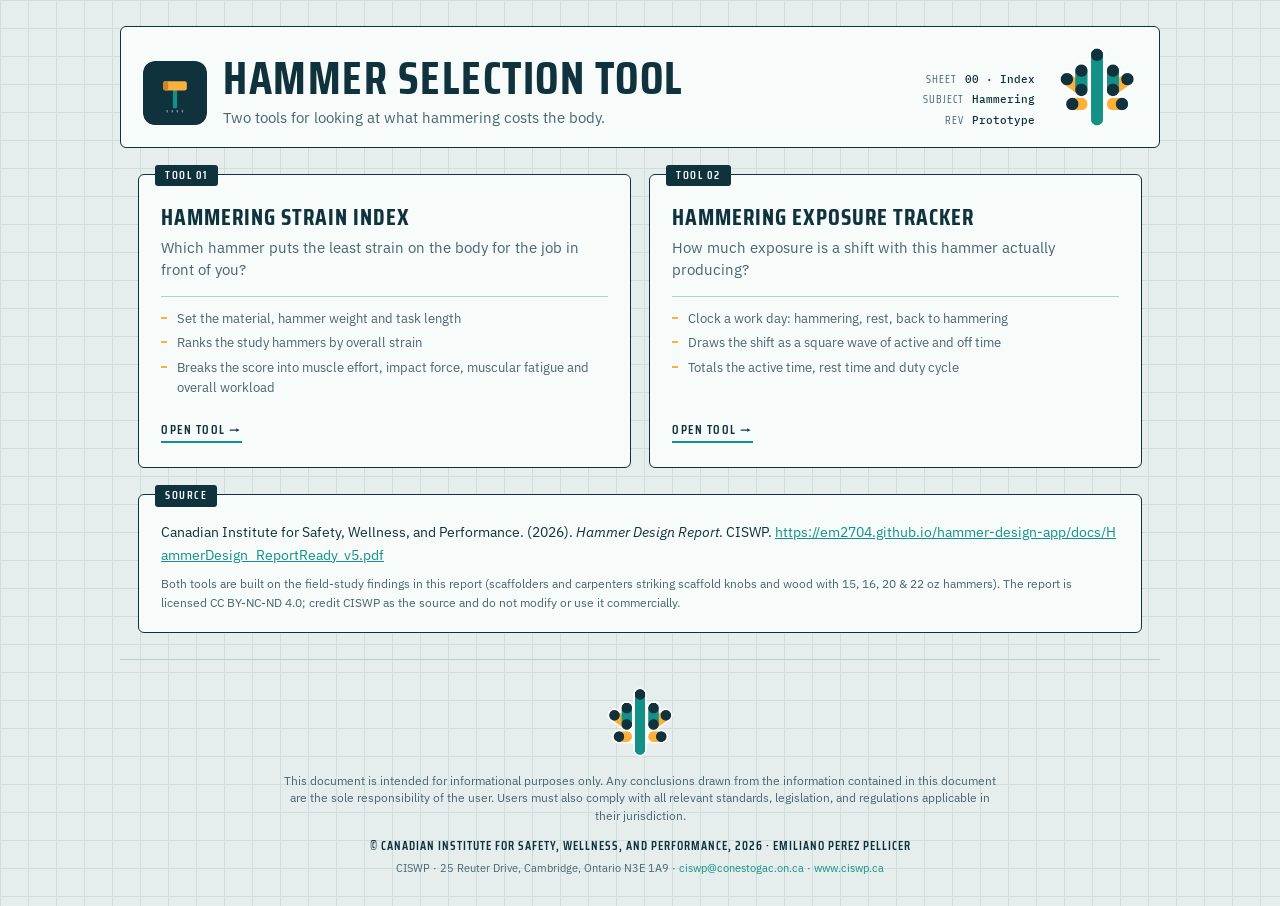
<file: index.html>
<!DOCTYPE html>
<html lang="en">
<head>
  <meta charset="UTF-8" />
  <meta name="viewport" content="width=device-width, initial-scale=1.0" />
  <title>Hammering Assessment Tools</title>
  <link rel="manifest" href="manifest.json" />
  <meta name="theme-color" content="#10323d" />
  <meta name="mobile-web-app-capable" content="yes" />
  <link rel="icon" href="icons/logo-hammer.svg" type="image/svg+xml" />
  <link rel="apple-touch-icon" href="icons/icon-192.png" />
  <link rel="preconnect" href="https://fonts.googleapis.com" />
  <link rel="preconnect" href="https://fonts.gstatic.com" crossorigin />
  <link href="https://fonts.googleapis.com/css2?family=IBM+Plex+Mono:wght@400;500;600&family=IBM+Plex+Sans:wght@400;500;600&family=Saira+Condensed:wght@500;600;700&display=swap" rel="stylesheet" />
  <link rel="stylesheet" href="styles.css" />
</head>
<body>
  <!-- Suite index. Each tool is its own page; there is no router by design —
    these are plain static files served straight from the repo root. -->

  <header class="titleblock">
    <div class="tb-main tb-brand">
      <img class="brandmark" src="icons/logo-hammer.svg" alt="" width="64" height="64" />
      <div>
        <h1>Hammer Selection Tool</h1>
        <p class="tagline">Two tools for looking at what hammering costs the body.</p>
      </div>
    </div>
    <div class="tb-side">
      <dl class="tb-meta">
        <div><dt>Sheet</dt><dd>00 · Index</dd></div>
        <div><dt>Subject</dt><dd>Hammering</dd></div>
        <div><dt>Rev</dt><dd>Prototype</dd></div>
      </dl>
      <img class="tb-logo" src="icons/ciswp-mark.png" alt="Canadian Institute for Safety, Wellness, and Performance" />
    </div>
  </header>

  <main class="tool-grid">
    <a class="panel tool-card" href="recommend.html">
      <span class="panel-tag">Tool 01</span>
      <h2 class="tool-name">Hammering Strain Index</h2>
      <p class="tool-desc">
        Which hammer puts the least strain on the body for the job in front of you?
      </p>
      <ul class="tool-points">
        <li>Set the material, hammer weight and task length</li>
        <li>Ranks the study hammers by overall strain</li>
        <li>Breaks the score into muscle effort, impact force, muscular fatigue and overall workload</li>
      </ul>
      <span class="tool-go">Open tool</span>
    </a>

    <a class="panel tool-card" href="exposure.html">
      <span class="panel-tag">Tool 02</span>
      <h2 class="tool-name">Hammering Exposure Tracker</h2>
      <p class="tool-desc">
        How much exposure is a shift with this hammer actually producing?
      </p>
      <ul class="tool-points">
        <li>Clock a work day: hammering, rest, back to hammering</li>
        <li>Draws the shift as a square wave of active and off time</li>
        <li>Totals the active time, rest time and duty cycle</li>
      </ul>
      <span class="tool-go">Open tool</span>
    </a>
  </main>

  <section class="report-cite" aria-label="Source report">
    <div class="panel">
      <span class="panel-tag">Source</span>
      <p class="cite-text">
        Canadian Institute for Safety, Wellness, and Performance. (2026). <i>Hammer Design Report</i>.
        CISWP. <a href="docs/HammerDesign_ReportReady_v5.pdf" rel="noopener">https://em2704.github.io/hammer-design-app/docs/HammerDesign_ReportReady_v5.pdf</a>
      </p>
      <p class="cite-note">
        Both tools are built on the field-study findings in this report (scaffolders and carpenters striking
        scaffold knobs and wood with 15, 16, 20 &amp; 22 oz hammers). The report is licensed
        CC BY-NC-ND 4.0; credit CISWP as the source and do not modify or use it commercially.
      </p>
    </div>
  </section>

  <footer class="app-footer">
    <img class="ciswp-mark" src="icons/ciswp-mark.png" alt="CISWP" />
    <p class="foot-disclaimer">
      This document is intended for informational purposes only. Any conclusions drawn from the information
      contained in this document are the sole responsibility of the user. Users must also comply with all
      relevant standards, legislation, and regulations applicable in their jurisdiction.
    </p>
    <p class="foot-copy">© Canadian Institute for Safety, Wellness, and Performance, 2026 · Emiliano Perez Pellicer</p>
    <address class="foot-contact">
      CISWP · 25 Reuter Drive, Cambridge, Ontario N3E 1A9 ·
      <a href="mailto:ciswp@conestogac.on.ca">ciswp@conestogac.on.ca</a> ·
      <a href="https://www.ciswp.ca" rel="noopener">www.ciswp.ca</a>
    </address>
  </footer>

  <script>
    // Register the service worker so the app works offline and is installable.
    if ("serviceWorker" in navigator) {
      window.addEventListener("load", () => {
        navigator.serviceWorker.register("sw.js").catch((err) =>
          console.warn("Service worker registration failed:", err)
        );
      });
    }
  </script>
</body>
</html>
</file>
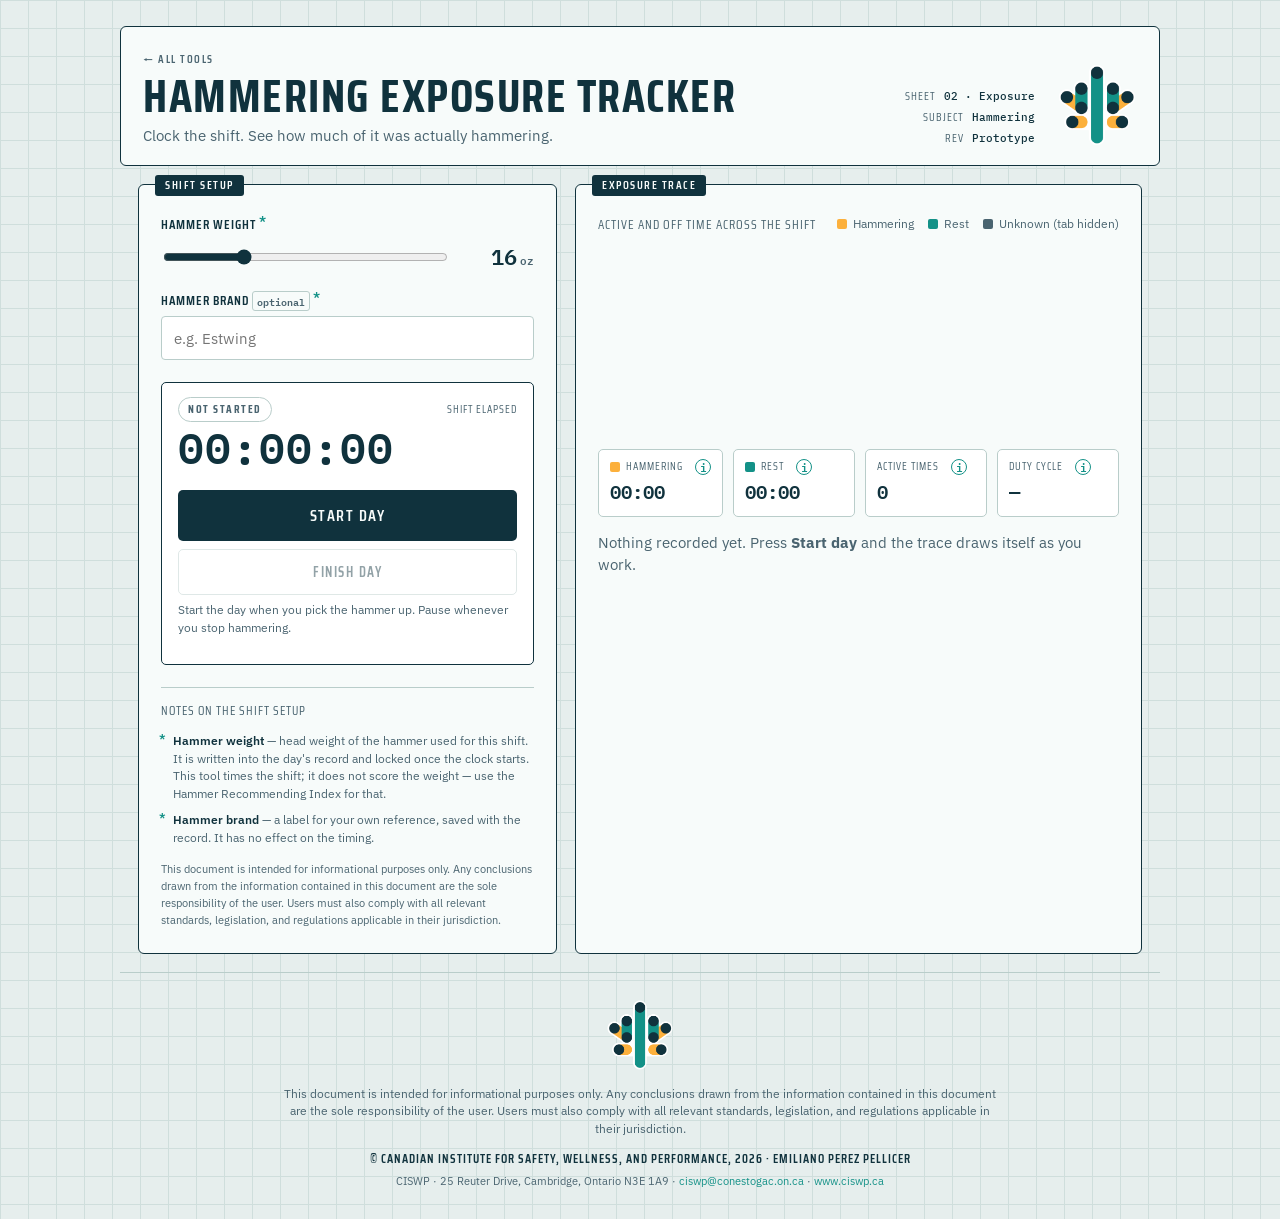
<file: exposure.html>
<!DOCTYPE html>
<html lang="en">
<head>
  <meta charset="UTF-8" />
  <meta name="viewport" content="width=device-width, initial-scale=1.0" />
  <title>Hammering Exposure Tracker — active vs rest over a shift</title>
  <link rel="manifest" href="manifest.json" />
  <meta name="theme-color" content="#10323d" />
  <meta name="mobile-web-app-capable" content="yes" />
  <link rel="icon" href="icons/logo-hammer.svg" type="image/svg+xml" />
  <link rel="apple-touch-icon" href="icons/icon-192.png" />
  <link rel="preconnect" href="https://fonts.googleapis.com" />
  <link rel="preconnect" href="https://fonts.gstatic.com" crossorigin />
  <link href="https://fonts.googleapis.com/css2?family=IBM+Plex+Mono:wght@400;500;600&family=IBM+Plex+Sans:wght@400;500;600&family=Saira+Condensed:wght@500;600;700&display=swap" rel="stylesheet" />
  <link rel="stylesheet" href="styles.css" />
</head>
<body>
  <!-- Visual/interaction pass only. Nothing here is persisted server-side yet:
       "Finish day" renders the record it WOULD submit, and the write to
       hammering_risk_exposure comes with the backend work. -->

  <header class="titleblock">
    <div class="tb-main">
      <a class="backlink" href="index.html">&larr; All tools</a>
      <h1>Hammering Exposure Tracker</h1>
      <p class="tagline">Clock the shift. See how much of it was actually hammering.</p>
    </div>
    <div class="tb-side">
      <dl class="tb-meta">
        <div><dt>Sheet</dt><dd>02 · Exposure</dd></div>
        <div><dt>Subject</dt><dd>Hammering</dd></div>
        <div><dt>Rev</dt><dd>Prototype</dd></div>
      </dl>
      <img class="tb-logo" src="icons/ciswp-mark.png" alt="Canadian Institute for Safety, Wellness, and Performance" />
    </div>
  </header>

  <main class="layout">
    <!-- ---------- SHIFT SETUP + CONTROLS ---------- -->
    <section class="panel" aria-label="Shift setup">
      <span class="panel-tag">Shift setup</span>

      <label class="field" for="expWeight">
        <span class="field-label">Hammer weight<a id="ref-expWeight" class="fn-ref" href="#fn-expWeight" aria-label="Note: Hammer weight">*</a></span>
        <div class="duration-row">
          <input id="expWeight" type="range" min="10" max="32" step="1" value="16" />
          <output id="expWeightOut" class="readout">16<span class="unit">oz</span></output>
        </div>
      </label>

      <label class="field" for="expBrand">
        <span class="field-label">Hammer brand <span class="optional">optional</span><a id="ref-expBrand" class="fn-ref" href="#fn-expBrand" aria-label="Note: Hammer brand">*</a></span>
        <input id="expBrand" type="text" placeholder="e.g. Estwing" />
      </label>

      <div class="exp-console">
        <div class="exp-console-top">
          <span id="expState" class="exp-state" data-state="idle">Not started</span>
          <span class="exp-clock-label">Shift elapsed</span>
        </div>
        <output id="expClock" class="exp-clock" aria-live="off">00:00:00</output>

        <button id="shiftBtn" class="primary-btn" type="button">Start day</button>
        <button id="finishBtn" class="ghost-btn" type="button" disabled>Finish day</button>
        <p id="expHint" class="hint">
          Start the day when you pick the hammer up. Pause whenever you stop hammering.
        </p>
      </div>

      <div id="expGapPrompt" class="exp-gap-prompt hidden" role="alert">
        <p class="exp-gap-text">
          The tracker couldn't see this tab for <b id="expGapDuration">00:00</b> —
          what was happening?
        </p>
        <div class="exp-gap-actions">
          <button id="expGapActive" class="ghost-btn" type="button">Count as hammering</button>
          <button id="expGapRest" class="ghost-btn" type="button">Count as rest</button>
          <button id="expGapDiscard" class="ghost-btn" type="button">Discard this time</button>
        </div>
      </div>

      <aside class="footnotes" aria-labelledby="fnHead">
        <p id="fnHead" class="fn-head">Notes on the shift setup</p>
        <ol class="fn-list">
          <li id="fn-expWeight">
            <a class="fn-ref" href="#ref-expWeight" aria-label="Back to Hammer weight">*</a>
            <b>Hammer weight</b> — head weight of the hammer used for this shift. It is written into the day's
            record and locked once the clock starts. This tool times the shift; it does not score the weight —
            use the Hammer Recommending Index for that.
          </li>
          <li id="fn-expBrand">
            <a class="fn-ref" href="#ref-expBrand" aria-label="Back to Hammer brand">*</a>
            <b>Hammer brand</b> — a label for your own reference, saved with the record. It has no effect on the timing.
          </li>
        </ol>
        <p class="fn-disclaimer">
          This document is intended for informational purposes only. Any conclusions drawn from the information
          contained in this document are the sole responsibility of the user. Users must also comply with all
          relevant standards, legislation, and regulations applicable in their jurisdiction.
        </p>
      </aside>
    </section>

    <!-- ---------- EXPOSURE TRACE ---------- -->
    <section class="panel report" aria-label="Exposure trace">
      <span class="panel-tag">Exposure trace</span>

      <div class="chart-head">
        <p class="chart-title" id="chartTitle">Active and off time across the shift</p>
        <ul class="legend">
          <li><i class="swatch swatch-active" aria-hidden="true"></i>Hammering</li>
          <li><i class="swatch swatch-rest" aria-hidden="true"></i>Rest</li>
          <li><i class="swatch swatch-unknown" aria-hidden="true"></i>Unknown (tab hidden)</li>
        </ul>
      </div>
      <p id="chartViewHint" class="chart-view-hint hidden" role="status"></p>

      <div class="chart-wrap" id="chartWrap">
        <svg id="wave" class="wave" viewBox="0 0 720 264" role="img"
             aria-label="Square wave of hammering and rest across the shift"></svg>
        <div id="waveTip" class="chart-tip hidden" role="status"></div>
      </div>

        <div id="expStats" class="exp-stats" aria-live="polite">
          <div class="stat-tile">
            <span class="stat-key"><i class="swatch swatch-active" aria-hidden="true"></i>Hammering
              <span class="info-wrap"><button type="button" class="info" aria-label="How Hammering is calculated" aria-describedby="tipActive">i</button><span id="tipActive" class="info-tip" role="tooltip">Total time the hammer was in use: the sum of every hammering segment, from each press of Start / Resume to the next Pause or Finish. Timing only — no exposure score is applied.</span></span>
            </span>
            <span id="statActive" class="stat-val">00:00</span>
          </div>
          <div class="stat-tile">
            <span class="stat-key"><i class="swatch swatch-rest" aria-hidden="true"></i>Rest
              <span class="info-wrap"><button type="button" class="info" aria-label="How Rest is calculated" aria-describedby="tipRest">i</button><span id="tipRest" class="info-tip" role="tooltip">Total time the hammer was down: the sum of every rest segment, from each Pause to the next Resume or Finish.</span></span>
            </span>
            <span id="statRest" class="stat-val">00:00</span>
          </div>
          <div class="stat-tile">
            <span class="stat-key">Active Times
              <span class="info-wrap tip-right"><button type="button" class="info" aria-label="How Active Times is calculated" aria-describedby="tipActiveTimes">i</button><span id="tipActiveTimes" class="info-tip" role="tooltip">Number of separate hammering segments in the shift. Every Start or Resume opens a new active stretch; the longest one is reported in the shift summary.</span></span>
            </span>
            <span id="statBouts" class="stat-val">0</span>
          </div>
          <div class="stat-tile">
            <span class="stat-key">Duty cycle
              <span class="info-wrap tip-right"><button type="button" class="info" aria-label="How Duty cycle is calculated" aria-describedby="tipDuty">i</button><span id="tipDuty" class="info-tip" role="tooltip">Share of the shift spent hammering: hammering time ÷ (hammering + rest), as a percentage. 100% means no rest was recorded. It describes the work pattern only; no risk threshold is applied.</span></span>
            </span>
            <span id="statDuty" class="stat-val">—</span>
          </div>
        </div>

      <p id="waveEmpty" class="results-intro">
        Nothing recorded yet. Press <b>Start day</b> and the trace draws itself as you work.
      </p>

      <div id="expSummary" class="exp-summary hidden"></div>
      <div id="expPacingIdeas" class="exp-pacing hidden"></div>
    </section>
  </main>

  <footer class="app-footer">
    <img class="ciswp-mark" src="icons/ciswp-mark.png" alt="CISWP" />
    <p class="foot-disclaimer">
      This document is intended for informational purposes only. Any conclusions drawn from the information
      contained in this document are the sole responsibility of the user. Users must also comply with all
      relevant standards, legislation, and regulations applicable in their jurisdiction.
    </p>
    <p class="foot-copy">© Canadian Institute for Safety, Wellness, and Performance, 2026 · Emiliano Perez Pellicer</p>
    <address class="foot-contact">
      CISWP · 25 Reuter Drive, Cambridge, Ontario N3E 1A9 ·
      <a href="mailto:ciswp@conestogac.on.ca">ciswp@conestogac.on.ca</a> ·
      <a href="https://www.ciswp.ca" rel="noopener">www.ciswp.ca</a>
    </address>
  </footer>

  <script src="exposure-pacing.js"></script>
  <script src="exposure.js"></script>
  <script>
    // Register the service worker so the app works offline and is installable.
    if ("serviceWorker" in navigator) {
      window.addEventListener("load", () => {
        navigator.serviceWorker.register("sw.js").catch((err) =>
          console.warn("Service worker registration failed:", err)
        );
      });
    }
  </script>
</body>
</html>
</file>
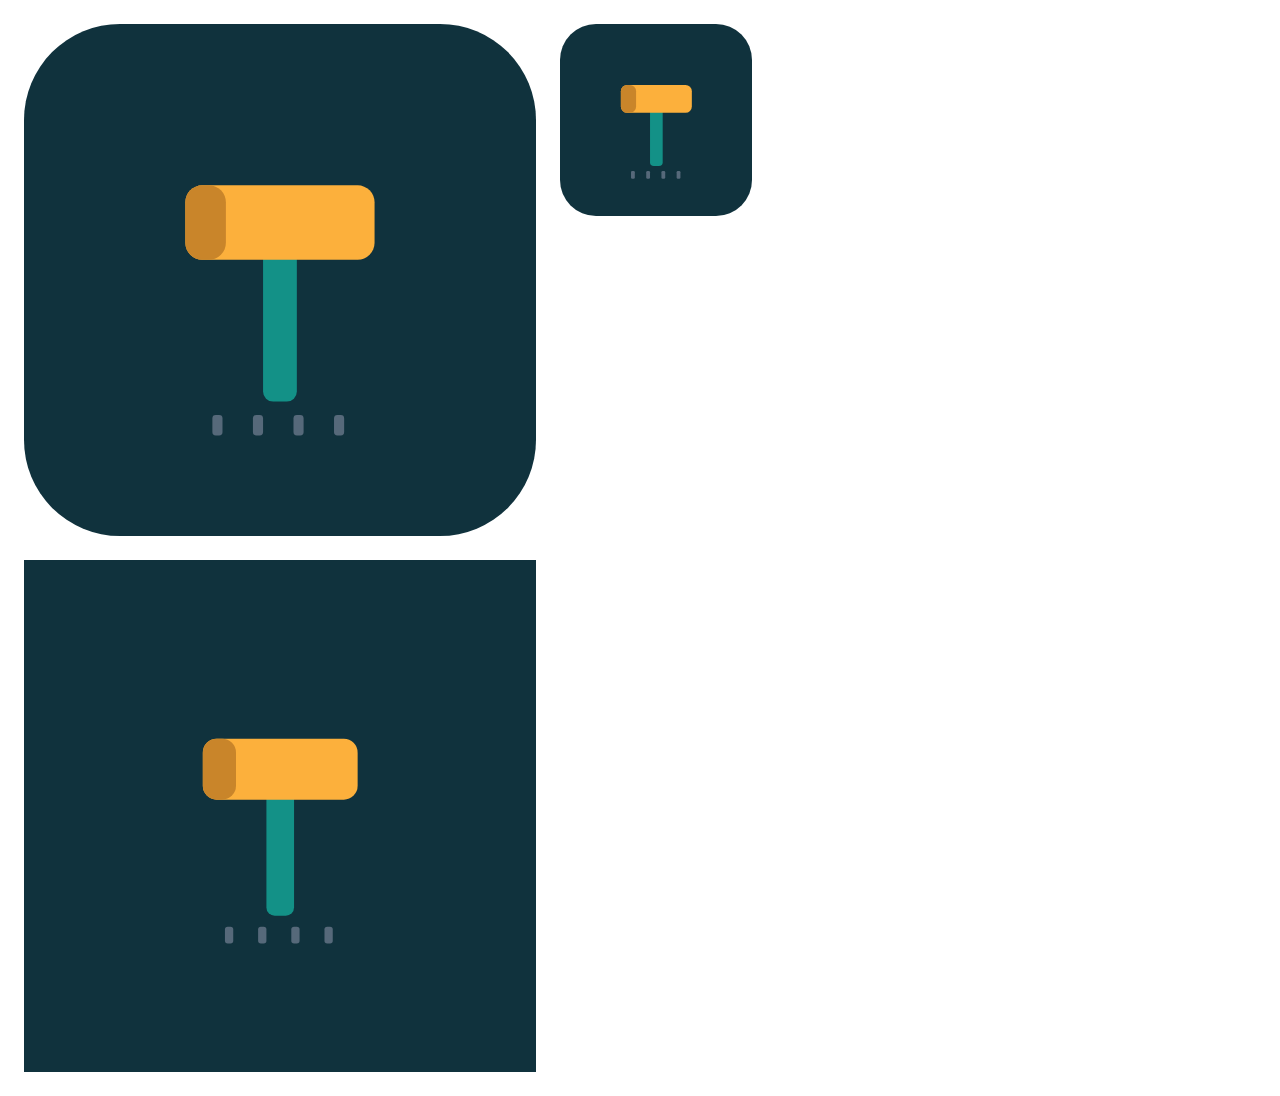
<file: icon.html>
<!DOCTYPE html>
<html lang="en">
<head>
  <meta charset="UTF-8" />
  <title>icon source</title>
  <style>
    html, body { margin: 0; background: #fff; }
    .stage { display: flex; flex-wrap: wrap; gap: 24px; padding: 24px; }
    .icon { background: #10323d; display: flex; align-items: center; justify-content: center; }
    /* normal icons: slight rounding (OS may re-mask) */
    #icon512 { width: 512px; height: 512px; border-radius: 96px; }
    #icon192 { width: 192px; height: 192px; border-radius: 36px; }
    /* maskable: full bleed, glyph kept inside the central safe zone */
    #iconMaskable { width: 512px; height: 512px; border-radius: 0; }
    #icon512 svg, #iconMaskable svg { width: 66%; height: 66%; }
    #icon192 svg { width: 66%; height: 66%; }
    #iconMaskable svg { width: 54%; height: 54%; }
  </style>
</head>
<body>
  <div class="stage">
    <div id="icon512" class="icon">__GLYPH__</div>
    <div id="icon192" class="icon">__GLYPH__</div>
    <div id="iconMaskable" class="icon">__GLYPH__</div>
  </div>

  <script>
    // One SVG glyph, injected into each sized container so they stay identical.
    const glyph = `
      <svg viewBox="0 0 100 100" xmlns="http://www.w3.org/2000/svg">
        <!-- handle -->
        <rect x="45" y="40" width="10" height="46" rx="3" fill="#139187"/>
        <!-- head -->
        <rect x="22" y="22" width="56" height="22" rx="5" fill="#fcb03c"/>
        <!-- struck face (darker end) -->
        <rect x="22" y="22" width="12" height="22" rx="5" fill="#c9852a"/>
        <!-- gauge tick baseline (spec-sheet motif) -->
        <g fill="#56697a">
          <rect x="30" y="90" width="3" height="6" rx="1"/>
          <rect x="42" y="90" width="3" height="6" rx="1"/>
          <rect x="54" y="90" width="3" height="6" rx="1"/>
          <rect x="66" y="90" width="3" height="6" rx="1"/>
        </g>
      </svg>`;
    document.querySelectorAll(".icon").forEach((el) => { el.innerHTML = glyph; });
  </script>
</body>
</html>



<!-- Add A subtask to the hammering task. 
Number of strikes for that Hammer for that subtask. 
Number of Strikes Input variable. 
Brand (Optional)

Person did this subtak for this hammer for this number of strikes. Output Variable maybe 

-->
</file>
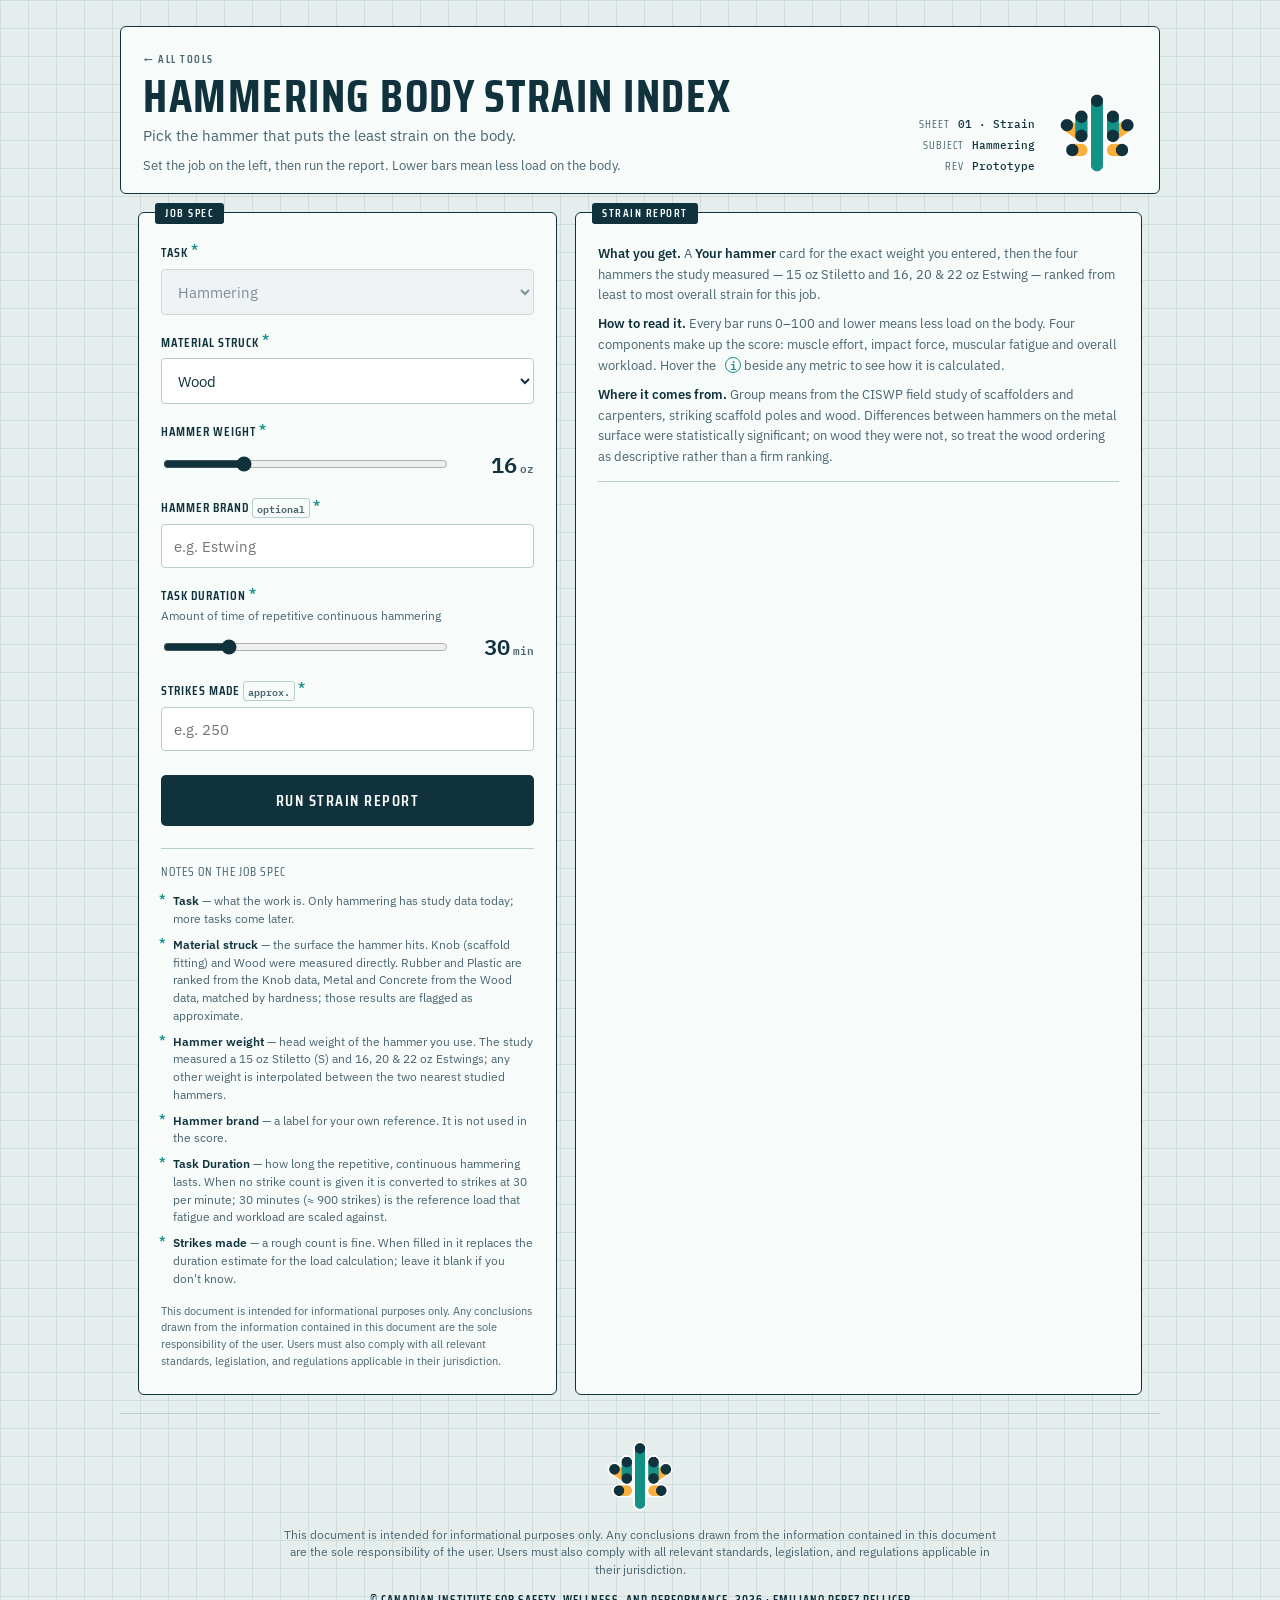
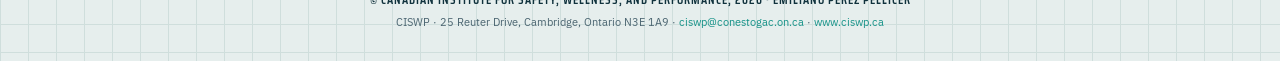
<file: recommend.html>
<!DOCTYPE html>
<html lang="en">
<head>
  <meta charset="UTF-8" />
  <meta name="viewport" content="width=device-width, initial-scale=1.0" />
  <title>Hammering Body Strain Index — bodily strain by tool</title>
  <link rel="manifest" href="manifest.json" />
  <meta name="theme-color" content="#10323d" />
  <meta name="mobile-web-app-capable" content="yes" />
  <link rel="icon" href="icons/logo-hammer.svg" type="image/svg+xml" />
  <link rel="apple-touch-icon" href="icons/icon-192.png" />
  <link rel="preconnect" href="https://fonts.googleapis.com" />
  <link rel="preconnect" href="https://fonts.gstatic.com" crossorigin />
  <link href="https://fonts.googleapis.com/css2?family=IBM+Plex+Mono:wght@400;500;600&family=IBM+Plex+Sans:wght@400;500;600&family=Saira+Condensed:wght@500;600;700&display=swap" rel="stylesheet" />
  <link rel="stylesheet" href="styles.css" />
</head>
<body>
  <!-- Rankings come from the Phase-3 engine on REAL Phase-6C study means
  (engine/recommend.js + engine/profiles.v1.json). -->


  <header class="titleblock">
    <div class="tb-main">
      <a class="backlink" href="index.html">&larr; All tools</a>
      <h1>Hammering Body Strain Index</h1>
      <p class="tagline">Pick the hammer that puts the least strain on the body.</p>
      <p id="resultsIntro" class="tb-note">
        Set the job on the left, then run the report. Lower bars mean less load on the body.
      </p>
    </div>
    <div class="tb-side">
      <dl class="tb-meta">
        <div><dt>Sheet</dt><dd>01 · Strain</dd></div>
        <div><dt>Subject</dt><dd>Hammering</dd></div>
        <div><dt>Rev</dt><dd>Prototype</dd></div>
      </dl>
      <img class="tb-logo" src="icons/ciswp-mark.png" alt="Canadian Institute for Safety, Wellness, and Performance" />
    </div>
  </header>

  <main class="layout">
    <!-- ---------- INPUT PANEL ---------- -->
    <section class="panel" aria-label="Job specification">
      <span class="panel-tag">Job spec</span>

      <label class="field" for="task">
        <span class="field-label">Task<a id="ref-task" class="fn-ref" href="#fn-task" aria-label="Note: Task">*</a></span>
        <select id="task" disabled>
          <option value="hammering" selected>Hammering</option>
        </select>
      </label>

      <label class="field" for="material">
        <span class="field-label">Material struck<a id="ref-material" class="fn-ref" href="#fn-material" aria-label="Note: Material struck">*</a></span>
        <select id="material">
          <option value="rubber">Rubber</option>
          <option value="plastic">Plastic</option>
          <option value="wood" selected>Wood</option>
          <option value="metal">Metal</option>
          <option value="concrete">Concrete / stone</option>
        </select>
      </label>

      <label class="field" for="weight">
        <span class="field-label">Hammer weight<a id="ref-weight" class="fn-ref" href="#fn-weight" aria-label="Note: Hammer weight">*</a></span>
        <div class="duration-row">
          <input id="weight" type="range" min="10" max="32" step="1" value="16" />
          <output id="weightOut" class="readout">16<span class="unit">oz</span></output>
        </div>
      </label>

      <label class="field" for="brand">
        <span class="field-label">Hammer brand <span class="optional">optional</span><a id="ref-brand" class="fn-ref" href="#fn-brand" aria-label="Note: Hammer brand">*</a></span>
        <input id="brand" type="text" placeholder="e.g. Estwing" />
      </label>

      <label class="field" for="duration">
        <span class="field-label">Task Duration<a id="ref-duration" class="fn-ref" href="#fn-duration" aria-label="Note: Task Duration">*</a>
          <span class="sub">Amount of time of repetitive continuous hammering</span>
        </span>
        <div class="duration-row">
          <input id="duration" type="range" min="5" max="120" step="5" value="30" />
          <output id="durationOut" class="readout">30<span class="unit">min</span></output>
        </div>
      </label>

      <label class="field" for="strikes">
        <span class="field-label">Strikes made <span class="optional">approx.</span><a id="ref-strikes" class="fn-ref" href="#fn-strikes" aria-label="Note: Strikes made">*</a></span>
        <input id="strikes" type="number" inputmode="numeric" min="0" max="9999" step="10" placeholder="e.g. 250" />
      </label>

      <button id="recommendBtn" class="primary-btn" type="button">Run strain report</button>

      <aside class="footnotes" aria-labelledby="fnHead">
        <p id="fnHead" class="fn-head">Notes on the job spec</p>
        <ol class="fn-list">
          <li id="fn-task">
            <a class="fn-ref" href="#ref-task" aria-label="Back to Task">*</a>
            <b>Task</b> — what the work is. Only hammering has study data today; more tasks come later.
          </li>
          <li id="fn-material">
            <a class="fn-ref" href="#ref-material" aria-label="Back to Material struck">*</a>
            <b>Material struck</b> — the surface the hammer hits. Knob (scaffold fitting) and Wood were
            measured directly. Rubber and Plastic are ranked from the Knob data, Metal and Concrete from the
            Wood data, matched by hardness; those results are flagged as approximate.
          </li>
          <li id="fn-weight">
            <a class="fn-ref" href="#ref-weight" aria-label="Back to Hammer weight">*</a>
            <b>Hammer weight</b> — head weight of the hammer you use. The study measured a 15 oz Stiletto (S)
            and 16, 20 &amp; 22 oz Estwings; any other weight is interpolated between the two nearest studied hammers.
          </li>
          <li id="fn-brand">
            <a class="fn-ref" href="#ref-brand" aria-label="Back to Hammer brand">*</a>
            <b>Hammer brand</b> — a label for your own reference. It is not used in the score.
          </li>
          <li id="fn-duration">
            <a class="fn-ref" href="#ref-duration" aria-label="Back to Task Duration">*</a>
            <b>Task Duration</b> — how long the repetitive, continuous hammering lasts. When no strike count is
            given it is converted to strikes at 30 per minute; 30 minutes (≈ 900 strikes) is the reference load
            that fatigue and workload are scaled against.
          </li>
          <li id="fn-strikes">
            <a class="fn-ref" href="#ref-strikes" aria-label="Back to Strikes made">*</a>
            <b>Strikes made</b> — a rough count is fine. When filled in it replaces the duration estimate for the
            load calculation; leave it blank if you don't know.
          </li>
        </ol>
        <p class="fn-disclaimer">
          This document is intended for informational purposes only. Any conclusions drawn from the information
          contained in this document are the sole responsibility of the user. Users must also comply with all
          relevant standards, legislation, and regulations applicable in their jurisdiction.
        </p>
      </aside>
    </section>

    <!-- ---------- RESULTS PANEL ---------- -->
    <section class="panel report" aria-label="Strain report">
      <span class="panel-tag">Strain report</span>
      <div id="disclaimer" class="disclaimer hidden"></div>
      <div class="report-desc">
        <p>
          <b>What you get.</b> A <b>Your hammer</b> card for the exact weight you entered, then the four hammers
          the study measured — 15 oz Stiletto and 16, 20 &amp; 22 oz Estwing — ranked from least to most
          overall strain for this job.
        </p>
        <p>
          <b>How to read it.</b> Every bar runs 0–100 and lower means less load on the body. Four components make
          up the score: muscle effort, impact force, muscular fatigue and overall workload. Hover the
          <span class="info-wrap"><button type="button" class="info" aria-label="What the i buttons do">i</button><span class="info-tip" role="tooltip">Each metric has one of these. Hover or focus it to see how the number is calculated and what it is measured from.</span></span>
          beside any metric to see how it is calculated.
        </p>
        <p>
          <b>Where it comes from.</b> Group means from the CISWP field study of scaffolders and carpenters, striking
          scaffold poles and wood. Differences between hammers on the metal surface were statistically
          significant; on wood they were not, so treat the wood ordering as descriptive rather than a firm ranking.
        </p>
      </div>
      <ol id="resultsList" class="results-list"></ol>
    </section>
  </main>

  <footer class="app-footer">
    <img class="ciswp-mark" src="icons/ciswp-mark.png" alt="CISWP" />
    <p class="foot-disclaimer">
      This document is intended for informational purposes only. Any conclusions drawn from the information
      contained in this document are the sole responsibility of the user. Users must also comply with all
      relevant standards, legislation, and regulations applicable in their jurisdiction.
    </p>
    <p class="foot-copy">© Canadian Institute for Safety, Wellness, and Performance, 2026 · Emiliano Perez Pellicer</p>
    <address class="foot-contact">
      CISWP · 25 Reuter Drive, Cambridge, Ontario N3E 1A9 ·
      <a href="mailto:ciswp@conestogac.on.ca">ciswp@conestogac.on.ca</a> ·
      <a href="https://www.ciswp.ca" rel="noopener">www.ciswp.ca</a>
    </address>
  </footer>

  <script src="./engine/recommend.js"></script>
  <script src="app.js"></script>
  <script>
    // Register the service worker so the app works offline and is installable.
    if ("serviceWorker" in navigator) {
      window.addEventListener("load", () => {
        navigator.serviceWorker.register("sw.js").catch((err) =>
          console.warn("Service worker registration failed:", err)
        );
      });
    }
  </script>
</body>
</html>
</file>
<file: styles.css>
/* =========================================================
   Hammering Assessment Tools — "Spec Sheet" visual direction
   Engineering graph-paper in the CISWP palette: navy ink, teal
   accent, amber highlight; strain rendered as a teal→amber→ember
   heat ramp on tick gauges.
   ========================================================= */

:root {
  /* CISWP brand: navy, teal and amber sampled from the institute mark */
  --navy:    #10323d;
  --teal:    #139187;
  --amber:   #fcb03c;

  --paper:   #e6eeed;   /* teal-tinted graph-paper gray */
  --panel:   #f7fbfa;   /* near-white panel */
  --ink:     var(--navy);
  --slate:   #4a6470;   /* secondary text / labels */
  --grid:    #cfdedc;   /* graph lines */
  --line:    #b9cdca;   /* borders */
  --brass:   var(--teal);        /* primary accent — focus, links, "best" */
  --brass-soft: rgba(19, 145, 135, 0.10);
  --amber-soft: rgba(252, 176, 60, 0.16);
  --amber-ink:  #8a5a0e;         /* amber-family TEXT (raw amber fails contrast on white) */

  /* strain heat ramp (teal = easy, ember = hard) */
  --heat-cool: #139187;
  --heat-mid:  #e0962a;
  --heat-hot:  #b1432f;

  /* exposure trace: hammering vs rest vs an unmonitored gap */
  --exp-active: #fcb03c;
  --exp-rest:   #139187;
  --exp-unknown: var(--slate);

  --r: 6px;            /* tight, technical radius */
}

* { box-sizing: border-box; }

html { -webkit-text-size-adjust: 100%; }

body {
  margin: 0;
  font-family: "IBM Plex Sans", system-ui, sans-serif;
  color: var(--ink);
  background-color: var(--paper);
  /* graph-paper grid */
  background-image:
    linear-gradient(var(--grid) 1px, transparent 1px),
    linear-gradient(90deg, var(--grid) 1px, transparent 1px);
  background-size: 28px 28px;
  line-height: 1.5;
}

/* ---------------- title block ---------------- */
.titleblock {
  max-width: 1040px;
  margin: 26px auto 0;
  padding: 18px 22px;
  background: var(--panel);
  border: 1.5px solid var(--ink);
  border-radius: var(--r);
  display: flex;
  justify-content: space-between;
  align-items: flex-end;
  gap: 24px;
}
.titleblock h1 {
  font-family: "Saira Condensed", sans-serif;
  font-weight: 700;
  text-transform: uppercase;
  letter-spacing: 1.5px;
  font-size: clamp(1.8rem, 5vw, 2.9rem);
  margin: 0;
  line-height: 0.95;
}
.tagline { margin: 6px 0 0; color: var(--slate); font-size: 0.95rem; }
/* guidance sentence that used to live inside the report panel */
.tb-note { margin: 8px 0 0; color: var(--slate); font-size: 0.84rem; max-width: 60ch; }

/* institute mark + sheet metadata share the right-hand side */
.tb-side { display: flex; align-items: flex-end; gap: 22px; flex-shrink: 0; }
.tb-logo { height: 84px; width: auto; display: block; }

.tb-meta {
  margin: 0;
  display: grid;
  gap: 4px;
  text-align: right;
  flex-shrink: 0;
}
.tb-meta div { display: flex; gap: 8px; justify-content: flex-end; }
.tb-meta dt {
  font-family: "Saira Condensed", sans-serif;
  text-transform: uppercase;
  letter-spacing: 1px;
  font-size: 0.7rem;
  color: var(--slate);
}
.tb-meta dd {
  margin: 0;
  font-family: "IBM Plex Mono", monospace;
  font-size: 0.7rem;
  font-weight: 500;
}

/* ---------------- layout ---------------- */
.layout {
  max-width: 1040px;
  margin: 18px auto;
  padding: 0 18px;
  display: grid;
  grid-template-columns: 0.85fr 1.15fr;
  gap: 18px;
}
@media (max-width: 780px) {
  .layout { grid-template-columns: 1fr; }
  .titleblock { flex-direction: column; align-items: flex-start; }
  .tb-side { width: 100%; justify-content: space-between; flex-direction: row-reverse; }
  .tb-logo { height: 64px; }
  .tb-meta { text-align: left; }
  .tb-meta div { justify-content: flex-start; }
}

.panel {
  position: relative;
  background: var(--panel);
  border: 1.5px solid var(--ink);
  border-radius: var(--r);
  padding: 30px 22px 24px;
}
.panel-tag {
  position: absolute;
  top: -10px;
  left: 16px;
  background: var(--ink);
  color: var(--panel);
  font-family: "Saira Condensed", sans-serif;
  text-transform: uppercase;
  letter-spacing: 1.5px;
  font-size: 0.72rem;
  font-weight: 600;
  padding: 2px 10px;
  border-radius: 3px;
}

/* ---------------- form ---------------- */
.field { display: block; margin-bottom: 18px; }
.field-label {
  display: block;
  font-family: "Saira Condensed", sans-serif;
  text-transform: uppercase;
  letter-spacing: 1px;
  font-size: 0.82rem;
  font-weight: 600;
  margin-bottom: 6px;
}
.optional {
  font-family: "IBM Plex Mono", monospace;
  text-transform: none;
  letter-spacing: 0;
  font-size: 0.65rem;
  color: var(--slate);
  border: 1px solid var(--line);
  border-radius: 3px;
  padding: 0 4px;
  vertical-align: middle;
}
.hint { display: block; color: var(--slate); font-size: 0.74rem; margin-top: 6px; }
/* secondary line under a field label, e.g. "Amount of time of repetitive continuous hammering" */
.field-label .sub {
  display: block;
  font-family: "IBM Plex Sans", sans-serif;
  text-transform: none;
  letter-spacing: 0;
  font-weight: 400;
  font-size: 0.74rem;
  color: var(--slate);
  margin-top: 1px;
}

/* ---------------- footnotes ---------------- */
/* Every field label carries a "*" that jumps to its note; the note carries a
   "*" that jumps back. Pure anchors — no script. */
.fn-ref {
  font-family: "IBM Plex Mono", monospace;
  font-size: 0.9em;
  font-weight: 600;
  color: var(--brass);
  text-decoration: none;
  margin-left: 3px;
  vertical-align: super;
  line-height: 0;
}
.fn-ref:hover { color: var(--amber-ink); }
.fn-ref:focus-visible { outline: 2px solid var(--brass); outline-offset: 2px; border-radius: 2px; }
.footnotes {
  margin-top: 22px;
  padding-top: 14px;
  border-top: 1px solid var(--line);
  color: var(--slate);
  font-size: 0.74rem;
  line-height: 1.5;
}
.fn-head {
  margin: 0 0 8px;
  font-family: "Saira Condensed", sans-serif;
  text-transform: uppercase;
  letter-spacing: 1px;
  font-size: 0.78rem;
  color: var(--slate);
}
.fn-list { list-style: none; margin: 0; padding: 0; }
.fn-list li {
  position: relative;
  padding: 3px 6px 3px 18px;
  margin: 0 -6px 2px;
  border-radius: 3px;
  scroll-margin-top: 16px;
}
.fn-list li:target { background: var(--amber-soft); }
.fn-list .fn-ref { position: absolute; left: 4px; top: 6px; margin: 0; vertical-align: baseline; }
.fn-list b { color: var(--ink); font-weight: 600; }
.fn-disclaimer { margin: 12px 0 0; font-size: 0.7rem; line-height: 1.5; }

/* ---------------- "i" info tooltips ---------------- */
/* A circled i beside every computed metric. The tooltip is a sibling span so
   it can hold real sentences; it shows on hover and on keyboard focus. */
.info-wrap { position: relative; display: inline-flex; align-items: center; }
.info {
  width: 16px;
  height: 16px;
  padding: 0;
  margin-left: 6px;
  border: 1.5px solid var(--brass);
  border-radius: 50%;
  background: transparent;
  color: var(--brass);
  font-family: "IBM Plex Mono", monospace;
  font-size: 0.66rem;
  font-weight: 600;
  line-height: 1;
  cursor: help;
  flex-shrink: 0;
}
.info:hover, .info:focus-visible { background: var(--brass); color: #fff; outline: none; }
.info:focus-visible { box-shadow: 0 0 0 2px var(--panel), 0 0 0 4px var(--brass); }
.info-tip {
  position: absolute;
  left: 0;
  bottom: calc(100% + 8px);
  width: max-content;
  max-width: min(300px, 80vw);
  background: var(--ink);
  color: var(--panel);
  border-radius: 4px;
  padding: 8px 10px;
  font-family: "IBM Plex Sans", sans-serif;
  font-size: 0.72rem;
  font-weight: 400;
  line-height: 1.45;
  text-transform: none;
  letter-spacing: 0;
  text-align: left;
  z-index: 5;
  display: none;          /* not visibility: a hidden 300px box would still widen the page on phones */
  pointer-events: none;
}
.info-tip::after {
  content: "";
  position: absolute;
  left: 10px;
  top: 100%;
  border: 6px solid transparent;
  border-top-color: var(--ink);
}
.info:hover + .info-tip, .info:focus-visible + .info-tip { display: block; }
/* tiles at the right edge of the grid open their tooltip leftwards */
.info-wrap.tip-right .info-tip { left: auto; right: 0; }
.info-wrap.tip-right .info-tip::after { left: auto; right: 10px; }
/* On a phone there is no room beside the button: show the tooltip as a sheet
   pinned to the bottom of the screen instead. */
@media (max-width: 560px) {
  .info-tip, .info-wrap.tip-right .info-tip {
    position: fixed;
    left: 16px;
    right: 16px;
    top: auto;
    bottom: 16px;
    width: auto;
    max-width: none;
    font-size: 0.8rem;
    padding: 12px 14px;
    box-shadow: 0 6px 18px rgba(16, 50, 61, 0.35);
  }
  .info-tip::after { display: none; }
}

select, input[type="text"], input[type="number"] {
  width: 100%;
  padding: 11px 12px;
  background: #fff;
  border: 1.5px solid var(--line);
  border-radius: 4px;
  color: var(--ink);
  font-family: "IBM Plex Sans", sans-serif;
  font-size: 0.95rem;
}
select:focus-visible, input[type="text"]:focus-visible {
  outline: 2px solid var(--brass);
  outline-offset: 1px;
  border-color: var(--brass);
}
select:disabled { background: #eef1f3; color: var(--slate); }

.duration-row { display: flex; align-items: center; gap: 14px; }
input[type="range"] { flex: 1; accent-color: var(--ink); }
.readout {
  font-family: "IBM Plex Mono", monospace;
  font-weight: 600;
  font-size: 1.35rem;
  min-width: 70px;
  text-align: right;
}
.readout .unit { font-size: 0.7rem; color: var(--slate); margin-left: 3px; }

.primary-btn {
  width: 100%;
  margin-top: 6px;
  padding: 13px;
  background: var(--ink);
  color: var(--panel);
  font-family: "Saira Condensed", sans-serif;
  text-transform: uppercase;
  letter-spacing: 1.5px;
  font-size: 1rem;
  font-weight: 600;
  border: none;
  border-radius: 5px;
  cursor: pointer;
  transition: background 0.15s, transform 0.05s;
}
.primary-btn:hover { background: #1b4a58; }
.primary-btn:active { transform: translateY(1px); }
.primary-btn:focus-visible { outline: 2px solid var(--brass); outline-offset: 2px; }

/* ---------------- results ---------------- */
.results-intro { color: var(--slate); font-size: 0.92rem; }
/* standing description of what the report contains (shown before and after a run) */
.report-desc {
  color: var(--slate);
  font-size: 0.84rem;
  line-height: 1.55;
  margin: 0 0 16px;
  padding-bottom: 14px;
  border-bottom: 1px solid var(--line);
}
.report-desc p { margin: 0 0 8px; }
.report-desc p:last-child { margin-bottom: 0; }
.report-desc b { color: var(--ink); font-weight: 600; }
.results-list { list-style: none; margin: 0; padding: 0; }

.hammer-row {
  border: 1.5px solid var(--line);
  border-radius: 5px;
  padding: 14px 16px;
  margin-bottom: 12px;
  background: #fff;
  position: relative;
  transition: transform 0.12s ease, box-shadow 0.12s ease;
}
.hammer-row:hover { transform: translateY(-2px); box-shadow: 0 4px 0 var(--line); }

.hammer-row.best {
  border-color: var(--brass);
  background: var(--brass-soft);
  box-shadow: inset 4px 0 0 var(--brass);
}

.hammer-head {
  display: flex;
  align-items: baseline;
  gap: 10px;
  margin-bottom: 12px;
}
.rank-num {
  font-family: "IBM Plex Mono", monospace;
  font-size: 0.8rem;
  color: var(--slate);
}
.hammer-name {
  font-family: "Saira Condensed", sans-serif;
  text-transform: uppercase;
  letter-spacing: 1px;
  font-weight: 700;
  font-size: 1.3rem;
  line-height: 1;
}
.overall {
  margin-left: auto;
  font-family: "IBM Plex Mono", monospace;
  font-size: 0.78rem;
  color: var(--slate);
}
.overall b { color: var(--ink); font-size: 0.95rem; }

/* inspection stamp on the winner */
.stamp {
  position: absolute;
  top: 10px;
  right: 12px;
  font-family: "Saira Condensed", sans-serif;
  text-transform: uppercase;
  letter-spacing: 2px;
  font-size: 0.7rem;
  font-weight: 700;
  color: var(--amber-ink);
  border: 2px solid var(--amber);
  border-radius: 4px;
  padding: 3px 8px;
  transform: rotate(-5deg);
  opacity: 0.9;
}

/* ---- "your hammer" card (the entered weight) ---- */
.your-hammer {
  border: 1.5px solid var(--ink);
  border-radius: 5px;
  background: #fff;
  box-shadow: inset 4px 0 0 var(--ink);
  padding: 14px 16px;
  margin-bottom: 18px;
}
.yh-head {
  display: flex;
  align-items: baseline;
  gap: 10px;
  margin-bottom: 12px;
}
.yh-label {
  font-family: "Saira Condensed", sans-serif;
  text-transform: uppercase;
  letter-spacing: 1.5px;
  font-weight: 700;
  font-size: 0.85rem;
  color: var(--slate);
}
.yh-weight {
  font-family: "IBM Plex Mono", monospace;
  font-weight: 600;
  font-size: 1.5rem;
  line-height: 1;
}
.yh-weight .unit { font-size: 0.7rem; color: var(--slate); margin-left: 2px; }
.yh-strikes {
  font-family: "IBM Plex Mono", monospace;
  font-size: 0.72rem;
  color: var(--slate);
  border: 1px solid var(--line);
  border-radius: 3px;
  padding: 2px 6px;
}
.overall {
  margin-left: auto;
  font-family: "IBM Plex Mono", monospace;
  font-size: 0.8rem;
  color: var(--slate);
}
.overall b { color: var(--ink); font-size: 1rem; }

/* ---- reference hammers (ranked study weights) ---- */
.ref-heading {
  list-style: none;
  font-family: "Saira Condensed", sans-serif;
  text-transform: uppercase;
  letter-spacing: 1px;
  font-size: 0.78rem;
  color: var(--slate);
  border-top: 1px solid var(--line);
  padding-top: 14px;
  margin-bottom: 10px;
}
.ref-row {
  position: relative;
  list-style: none;
  display: grid;
  grid-template-columns: auto auto 1fr auto;
  align-items: center;
  gap: 12px;
  padding: 9px 12px;
  margin-bottom: 7px;
  border: 1.5px solid var(--line);
  border-radius: 5px;
  background: #fff;
}
.ref-row.best { border-color: var(--brass); background: var(--brass-soft); box-shadow: inset 4px 0 0 var(--brass); }
/* compact top-edge pill instead of the rotated corner stamp (avoids colliding with the value) */
.ref-row .stamp {
  top: -8px;
  right: 10px;
  transform: none;
  border: none;
  background: var(--amber);
  color: var(--navy);
  letter-spacing: 1.5px;
  font-size: 0.6rem;
  padding: 2px 8px;
  border-radius: 999px;
  opacity: 1;
}
.ref-rank { font-family: "IBM Plex Mono", monospace; font-size: 0.78rem; color: var(--slate); }
.ref-name {
  font-family: "IBM Plex Mono", monospace;
  font-weight: 600;
  font-size: 1rem;
  white-space: nowrap;
}
.ref-name .unit { font-size: 0.62rem; color: var(--slate); margin-left: 1px; }
.ref-model {
  display: block;
  font-family: "IBM Plex Sans", sans-serif;
  font-style: normal;
  font-weight: 400;
  font-size: 0.66rem;
  color: var(--slate);
}
.ref-tag {
  position: absolute;
  top: -8px;
  left: 64px;
  font-family: "IBM Plex Mono", monospace;
  font-size: 0.62rem;
  background: var(--ink);
  color: var(--panel);
  padding: 1px 6px;
  border-radius: 999px;
}
.ref-bar {
  height: 9px;
  background: #eef1f3;
  border: 1px solid var(--line);
  border-radius: 2px;
  overflow: hidden;
}
.ref-fill { display: block; height: 100%; }
.ref-val {
  font-family: "IBM Plex Mono", monospace;
  font-weight: 600;
  font-size: 0.85rem;
  min-width: 22px;
  text-align: right;
}

/* ---- the signature: calibrated strain gauges ---- */
.gauge { margin: 9px 0; }
.gauge-top {
  display: flex;
  justify-content: space-between;
  align-items: baseline;
  margin-bottom: 4px;
}
.g-name { font-size: 0.8rem; color: var(--slate); }
.g-val {
  font-family: "IBM Plex Mono", monospace;
  font-size: 0.8rem;
  font-weight: 500;
}
.gauge-track {
  position: relative;
  height: 11px;
  background: #eef1f3;
  border: 1px solid var(--line);
  border-radius: 2px;
  overflow: hidden;
}
/* calibration ticks every 10 units */
.gauge-track::after {
  content: "";
  position: absolute;
  inset: 0;
  background-image: repeating-linear-gradient(
    90deg,
    transparent 0,
    transparent calc(10% - 1px),
    var(--line) calc(10% - 1px),
    var(--line) 10%
  );
  pointer-events: none;
}
.gauge-fill {
  height: 100%;
  border-radius: 1px 0 0 1px;
  transform-origin: left center;
  animation: settle 0.5s ease-out;
}
@keyframes settle { from { transform: scaleX(0); } to { transform: scaleX(1); } }

/* ---------------- disclaimer ---------------- */
.disclaimer {
  display: flex;
  gap: 9px;
  background: #fff;
  border: 1.5px solid var(--heat-mid);
  border-left-width: 5px;
  border-radius: 4px;
  padding: 10px 12px;
  font-size: 0.82rem;
  margin-bottom: 14px;
}
.disclaimer::before { content: "▲"; color: var(--heat-mid); }
/* Utility class — must beat any component display, including rules appended
   later in this file (.exp-stats is display:grid), so it carries !important. */
.hidden { display: none !important; }

/* ---------------- footer (shared by all three pages) ---------------- */
.app-footer {
  max-width: 1040px;
  margin: 8px auto 0;
  padding: 26px 22px 30px;
  border-top: 1.5px solid var(--line);
  text-align: center;
  color: var(--slate);
  font-size: 0.74rem;
}
.app-footer p, .app-footer address { margin: 0 auto; max-width: 720px; }
.foot-status {
  font-family: "IBM Plex Mono", monospace;
  font-size: 0.72rem;
  margin-bottom: 12px !important;
}
.foot-disclaimer { line-height: 1.5; margin-bottom: 12px !important; }
.foot-copy {
  font-family: "Saira Condensed", sans-serif;
  text-transform: uppercase;
  letter-spacing: 1px;
  font-size: 0.78rem;
  font-weight: 600;
  color: var(--ink);
  margin-bottom: 4px !important;
}
.foot-contact { font-style: normal; font-size: 0.7rem; }
.foot-contact a { color: var(--brass); text-decoration: none; }
.foot-contact a:hover { text-decoration: underline; }
.app-footer .ciswp-mark { display: block; margin: 0 auto 14px; }

@media (prefers-reduced-motion: reduce) {
  .gauge-fill { animation: none; }
  .hammer-row { transition: none; }
  .tool-card { transition: none; }
  .tool-card:hover { transform: none; }
}

/* =========================================================
   Suite index (index.html)
   ========================================================= */
.tb-brand { display: flex; align-items: center; gap: 16px; min-width: 0; }
/* Flex items default to min-width:auto, which would let the long title push the
   page wider than the viewport instead of wrapping. */
.tb-brand > div { min-width: 0; }
.tb-brand h1 { overflow-wrap: break-word; }
.brandmark {
  width: 64px;
  height: 64px;
  border-radius: 12px;
  flex-shrink: 0;
}

.backlink {
  display: inline-block;
  font-family: "Saira Condensed", sans-serif;
  text-transform: uppercase;
  letter-spacing: 1.5px;
  font-size: 0.7rem;
  font-weight: 600;
  color: var(--slate);
  text-decoration: none;
  margin-bottom: 6px;
}
.backlink:hover { color: var(--brass); }
.backlink:focus-visible { outline: 2px solid var(--brass); outline-offset: 2px; }

.tool-grid {
  max-width: 1040px;
  margin: 26px auto;
  padding: 0 18px;
  display: grid;
  grid-template-columns: 1fr 1fr;
  gap: 18px;
}
@media (max-width: 780px) {
  .tool-grid { grid-template-columns: 1fr; }
}

.tool-card {
  display: flex;
  flex-direction: column;
  color: inherit;
  text-decoration: none;
  transition: transform 0.12s ease, box-shadow 0.12s ease, border-color 0.12s ease;
}
.tool-card:hover {
  transform: translateY(-3px);
  border-color: var(--brass);
  box-shadow: inset 4px 0 0 var(--brass);
}
.tool-card:focus-visible { outline: 2px solid var(--brass); outline-offset: 3px; }

/* the study report this app is built from */
.report-cite {
  max-width: 1040px;
  margin: 0 auto 26px;
  padding: 0 18px;
}
.report-cite .panel { padding: 26px 22px 20px; }
.cite-text { margin: 0 0 8px; font-size: 0.9rem; line-height: 1.55; }
.cite-text a { color: var(--brass); word-break: break-all; }
.cite-text a:hover { color: var(--amber-ink); }
.cite-note { margin: 0; color: var(--slate); font-size: 0.78rem; }

.tool-name {
  font-family: "Saira Condensed", sans-serif;
  text-transform: uppercase;
  letter-spacing: 1px;
  font-weight: 700;
  font-size: 1.45rem;
  line-height: 1.05;
  margin: 0 0 8px;
}
.tool-desc { margin: 0 0 14px; color: var(--slate); font-size: 0.92rem; }
.tool-points {
  margin: 0 0 18px;
  padding: 0;
  list-style: none;
  font-size: 0.82rem;
  color: var(--slate);
  border-top: 1px solid var(--line);
  padding-top: 12px;
}
.tool-points li { position: relative; padding-left: 16px; margin-bottom: 5px; }
.tool-points li::before {
  content: "";
  position: absolute;
  left: 0;
  top: 8px;
  width: 6px;
  height: 2px;
  background: var(--amber);
}
.tool-go {
  margin-top: auto;
  align-self: flex-start;
  font-family: "Saira Condensed", sans-serif;
  text-transform: uppercase;
  letter-spacing: 1.5px;
  font-size: 0.8rem;
  font-weight: 600;
  color: var(--ink);
  border-bottom: 2px solid var(--brass);
  padding-bottom: 2px;
}
.tool-go::after { content: " \2192"; }

.ciswp-mark { height: 72px; width: auto; }

/* =========================================================
   Exposure tracker (exposure.html)
   ========================================================= */
.ghost-btn {
  width: 100%;
  margin-top: 8px;
  padding: 11px;
  background: transparent;
  color: var(--ink);
  font-family: "Saira Condensed", sans-serif;
  text-transform: uppercase;
  letter-spacing: 1.5px;
  font-size: 0.88rem;
  font-weight: 600;
  border: 1.5px solid var(--line);
  border-radius: 5px;
  cursor: pointer;
}
.ghost-btn:hover:not(:disabled) { border-color: var(--ink); }
.ghost-btn:focus-visible { outline: 2px solid var(--brass); outline-offset: 2px; }
.ghost-btn:disabled, .primary-btn:disabled { opacity: 0.45; cursor: not-allowed; }

.exp-console {
  border: 1.5px solid var(--ink);
  border-radius: 5px;
  background: #fff;
  padding: 14px 16px 16px;
  margin: 22px 0 18px;
}
.exp-console-top {
  display: flex;
  align-items: baseline;
  justify-content: space-between;
  gap: 10px;
}
.exp-clock-label {
  font-family: "Saira Condensed", sans-serif;
  text-transform: uppercase;
  letter-spacing: 1px;
  font-size: 0.68rem;
  color: var(--slate);
}
.exp-state {
  font-family: "Saira Condensed", sans-serif;
  text-transform: uppercase;
  letter-spacing: 1.5px;
  font-size: 0.7rem;
  font-weight: 700;
  padding: 3px 9px;
  border-radius: 999px;
  border: 1.5px solid var(--line);
  color: var(--slate);
}
.exp-state[data-state="active"] {
  border-color: var(--exp-active);
  color: var(--amber-ink);
  background: var(--amber-soft);
}
.exp-state[data-state="rest"] {
  border-color: var(--exp-rest);
  color: #0f6f68;
  background: var(--brass-soft);
}
.exp-state[data-state="unknown"] {
  border-color: var(--exp-unknown);
  color: var(--exp-unknown);
  background: var(--paper);
}
.exp-state[data-state="done"] {
  border-color: var(--ink);
  color: var(--panel);
  background: var(--ink);
}

.exp-gap-prompt {
  border: 1.5px solid var(--exp-unknown);
  border-radius: var(--r);
  background: var(--paper);
  padding: 12px 14px;
  margin: 0 0 18px;
}
.exp-gap-text {
  margin: 0 0 10px;
  font-size: 0.92rem;
}
.exp-gap-actions {
  display: flex;
  flex-wrap: wrap;
  gap: 8px;
}

.exp-clock {
  display: block;
  font-family: "IBM Plex Mono", monospace;
  font-weight: 600;
  font-size: clamp(2rem, 7vw, 2.7rem);
  line-height: 1.1;
  letter-spacing: 1px;
  margin: 2px 0 12px;
  font-variant-numeric: tabular-nums;
}

.exp-stats {
  display: grid;
  grid-template-columns: repeat(4, 1fr);
  gap: 10px;
  margin-top: 16px;
}
@media (max-width: 900px) {
  .exp-stats { grid-template-columns: 1fr 1fr; }
}
.stat-tile {
  border: 1.5px solid var(--line);
  border-radius: 5px;
  background: #fff;
  padding: 9px 11px;
}
.stat-key {
  display: flex;
  align-items: center;
  gap: 6px;
  font-family: "Saira Condensed", sans-serif;
  text-transform: uppercase;
  letter-spacing: 1px;
  font-size: 0.68rem;
  color: var(--slate);
  margin-bottom: 3px;
}
.stat-val {
  display: block;
  font-family: "IBM Plex Mono", monospace;
  font-weight: 600;
  font-size: 1.2rem;
  font-variant-numeric: tabular-nums;
}

/* shared swatch — legend and stat keys use the same mark */
.swatch {
  width: 10px;
  height: 10px;
  border-radius: 2px;
  flex-shrink: 0;
  display: inline-block;
}
.swatch-active { background: var(--exp-active); }
.swatch-rest { background: var(--exp-rest); }
.swatch-unknown { background: var(--exp-unknown); }

.chart-head {
  display: flex;
  align-items: baseline;
  justify-content: space-between;
  gap: 12px;
  flex-wrap: wrap;
  margin-bottom: 8px;
}
.chart-title {
  margin: 0;
  font-family: "Saira Condensed", sans-serif;
  text-transform: uppercase;
  letter-spacing: 1px;
  font-size: 0.8rem;
  color: var(--slate);
}
.legend {
  display: flex;
  gap: 14px;
  margin: 0;
  padding: 0;
  list-style: none;
  font-size: 0.76rem;
  color: var(--slate);
}
.legend li { display: flex; align-items: center; gap: 6px; }

.chart-wrap { position: relative; }
/* Scaled to a phone the axis and lane labels become unreadable, so below the
   breakpoint the plot keeps a legible width and scrolls inside its own box
   rather than widening the page. */
@media (max-width: 780px) {
  /* the grid item must be allowed to shrink, or the overflow escapes to the page */
  .layout > .panel { min-width: 0; }
  .chart-wrap { overflow-x: auto; }
  .wave { min-width: 560px; }
}
.wave { width: 100%; height: auto; display: block; }
.wave-axis {
  font-family: "IBM Plex Mono", monospace;
  font-size: 11px;
  fill: var(--slate);
}
.wave-lane {
  font-family: "Saira Condensed", sans-serif;
  font-size: 13px;
  letter-spacing: 1px;
  text-transform: uppercase;
  fill: var(--slate);
}

.chart-tip {
  position: absolute;
  transform: translate(-50%, -100%);
  margin-top: -8px;
  pointer-events: none;
  background: var(--ink);
  color: var(--panel);
  border-radius: 4px;
  padding: 6px 9px;
  font-family: "IBM Plex Mono", monospace;
  font-size: 0.7rem;
  line-height: 1.35;
  white-space: nowrap;
  z-index: 2;
}
.chart-tip b {
  display: block;
  font-family: "Saira Condensed", sans-serif;
  text-transform: uppercase;
  letter-spacing: 1px;
  font-size: 0.72rem;
}
.chart-tip span { display: block; color: #b9cdca; }

/* ---- end-of-day summary ---- */
.exp-summary {
  position: relative;
  margin-top: 20px;
  border-top: 1px solid var(--line);
  padding-top: 18px;
}
.summary-head {
  display: flex;
  align-items: baseline;
  gap: 10px;
  margin-bottom: 12px;
}
.summary-title {
  font-family: "Saira Condensed", sans-serif;
  text-transform: uppercase;
  letter-spacing: 1.5px;
  font-weight: 700;
  font-size: 1rem;
}
.summary-hammer {
  margin-left: auto;
  font-family: "IBM Plex Mono", monospace;
  font-size: 0.85rem;
  color: var(--slate);
}
.summary-hammer .unit { font-size: 0.65rem; margin-left: 1px; }
.exp-summary .stamp { position: static; transform: none; }

.summary-grid {
  display: grid;
  grid-template-columns: repeat(4, 1fr);
  gap: 10px;
  margin: 0 0 14px;
}
.summary-grid div {
  border: 1.5px solid var(--line);
  border-radius: 5px;
  background: #fff;
  padding: 9px 11px;
}
.summary-grid dt {
  font-family: "Saira Condensed", sans-serif;
  text-transform: uppercase;
  letter-spacing: 1px;
  font-size: 0.66rem;
  color: var(--slate);
}
.summary-grid dd {
  margin: 2px 0 0;
  font-family: "IBM Plex Mono", monospace;
  font-weight: 600;
  font-size: 1.05rem;
  font-variant-numeric: tabular-nums;
}
@media (max-width: 560px) {
  .summary-grid { grid-template-columns: 1fr 1fr; }
}

.summary-note { font-size: 0.8rem; color: var(--slate); margin: 0 0 14px; }

.record-preview {
  border: 1.5px solid var(--line);
  border-radius: 5px;
  background: #fff;
  padding: 10px 12px;
}
.record-preview summary {
  cursor: pointer;
  font-family: "Saira Condensed", sans-serif;
  text-transform: uppercase;
  letter-spacing: 1px;
  font-size: 0.74rem;
  color: var(--slate);
}
.record-preview pre {
  max-height: 260px;
  overflow: auto;
  background: #eef1f3;
  border-radius: 4px;
  padding: 10px;
  font-family: "IBM Plex Mono", monospace;
  font-size: 0.7rem;
  line-height: 1.5;
  margin: 10px 0 6px;
}

/* ---- alternative pacing patterns (illustrative only, never ranked) ---- */
.exp-pacing {
  margin-top: 20px;
  border-top: 1px solid var(--line);
  padding-top: 18px;
}
.pacing-note { font-size: 0.8rem; color: var(--slate); margin: 6px 0 14px; }

.pacing-grid {
  display: grid;
  grid-template-columns: repeat(3, 1fr);
  gap: 12px;
}
@media (max-width: 780px) {
  .pacing-grid { grid-template-columns: 1fr; }
}

.pacing-card {
  border: 1.5px solid var(--line);
  border-radius: 5px;
  background: #fff;
  padding: 10px 12px;
  margin: 0;
  cursor: pointer;
}
.pacing-card.is-selected {
  border-color: var(--amber);
  background: var(--amber-soft);
}
.pacing-card figcaption {
  font-family: "Saira Condensed", sans-serif;
  text-transform: uppercase;
  letter-spacing: 1px;
  font-size: 0.74rem;
  color: var(--slate);
  margin-bottom: 4px;
}
.pacing-blurb { font-size: 0.78rem; margin: 0 0 8px; }
.wave-mini { width: 100%; height: auto; display: block; }

.pacing-toggle {
  width: 100%;
  margin-top: 8px;
  padding: 6px;
  background: transparent;
  color: var(--ink);
  font-family: "Saira Condensed", sans-serif;
  text-transform: uppercase;
  letter-spacing: 1px;
  font-size: 0.68rem;
  font-weight: 600;
  border: 1.5px solid var(--line);
  border-radius: 4px;
  cursor: pointer;
}
.pacing-card.is-selected .pacing-toggle {
  border-color: var(--amber);
  color: var(--amber-ink);
}
.pacing-toggle:hover { border-color: var(--ink); }
.pacing-toggle:focus-visible { outline: 2px solid var(--brass); outline-offset: 2px; }

.pacing-footnotes { margin-top: 10px; }

/* ---- big chart showing an alternative pattern instead of the record ---- */
.chart-view-hint {
  font-size: 0.8rem;
  color: var(--amber-ink);
  margin: -4px 0 10px;
}
.chart-wrap.showing-alt {
  /* inset, not outline -- .chart-wrap gets overflow-x:auto below 780px,
     which would otherwise clip an outward outline on narrow screens */
  box-shadow: inset 0 0 0 2px var(--amber);
  border-radius: 6px;
}
</file>
